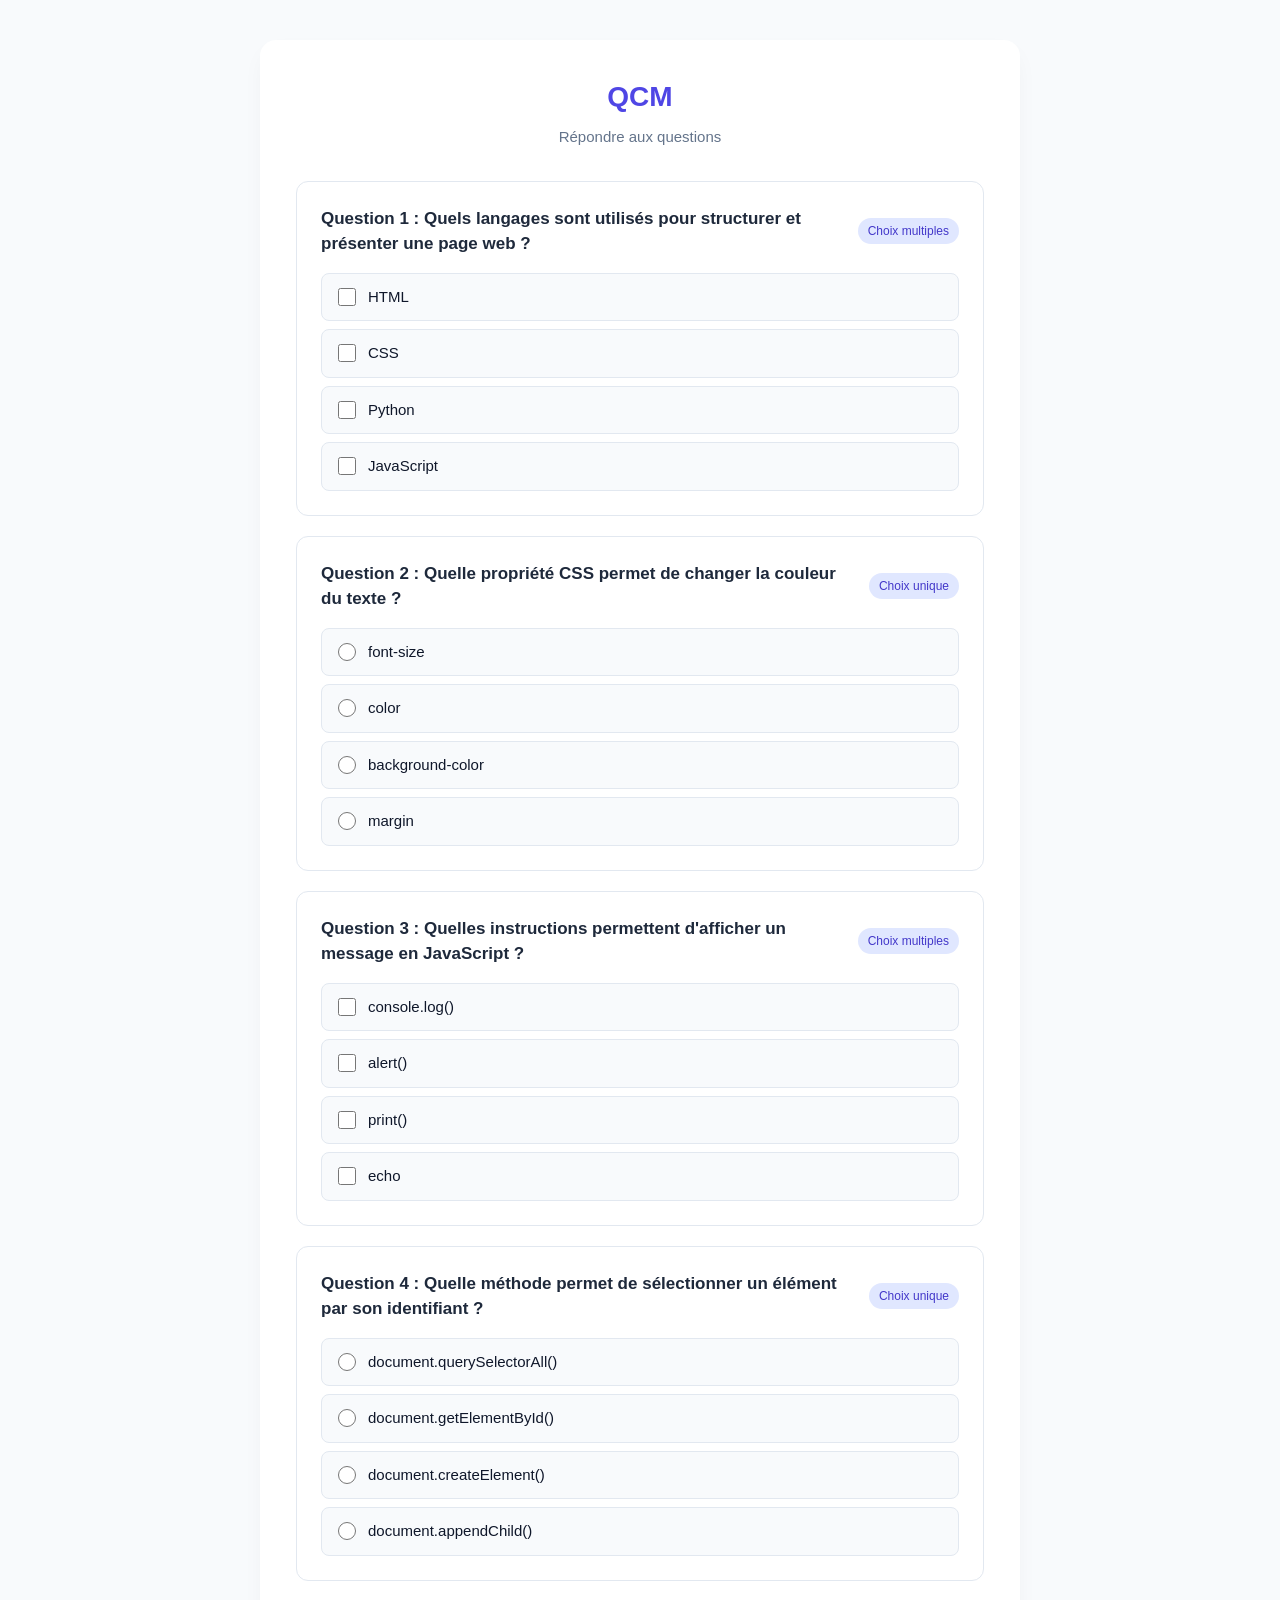
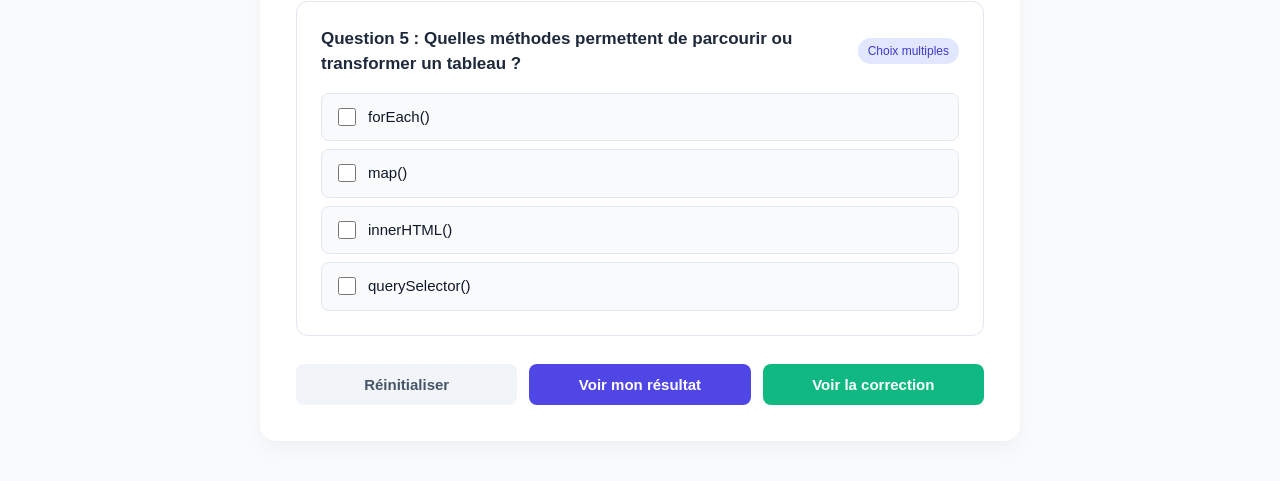
<file: tp1/exercice1-qcm/index.html>
<!DOCTYPE html>
<html lang="fr">
<head>
    <meta charset="UTF-8">
    <meta name="viewport" content="width=device-width, initial-scale=1.0">
    <title>QCM</title>
    
    <link rel="preconnect" href="https://fonts.googleapis.com">
    <link rel="preconnect" href="https://fonts.gstatic.com" crossorigin>
    <link href="https://fonts.googleapis.com/css2?family=Inter:wght@400;500;600;700&display=swap" rel="stylesheet">
    <link rel="stylesheet" href="style.css">
</head>
<body>

    <main class="container">
        <header class="qcm-header">
            <h1>QCM</h1>
            <p class="description">Répondre aux questions</p>
        </header>

        <form id="qcmForm">
            <div id="questions"></div>

            <div class="buttons">
                <button type="button" id="resetBtn" class="btn btn-secondary">
                    Réinitialiser
                </button>
                <button type="button" id="resultBtn" class="btn btn-primary">
                    Voir mon résultat
                </button>
                <button type="button" id="correctionBtn" class="btn btn-success">
                    Voir la correction
                </button>
            </div>
        </form>

        <!-- Zone pour afficher le résultat directement dans la page -->
        <div id="resultModal" class="result-card hidden">
            <h2>Résultat de votre test</h2>
            <div class="score-badge">
                <span id="scoreText">0 / 5</span>
                <small id="percentageText">(0%)</small>
            </div>
            <ul id="scoreDetails" class="details-list"></ul>
        </div>
    </main>

    <script src="script.js" defer></script>
</body>
</html>
</file>
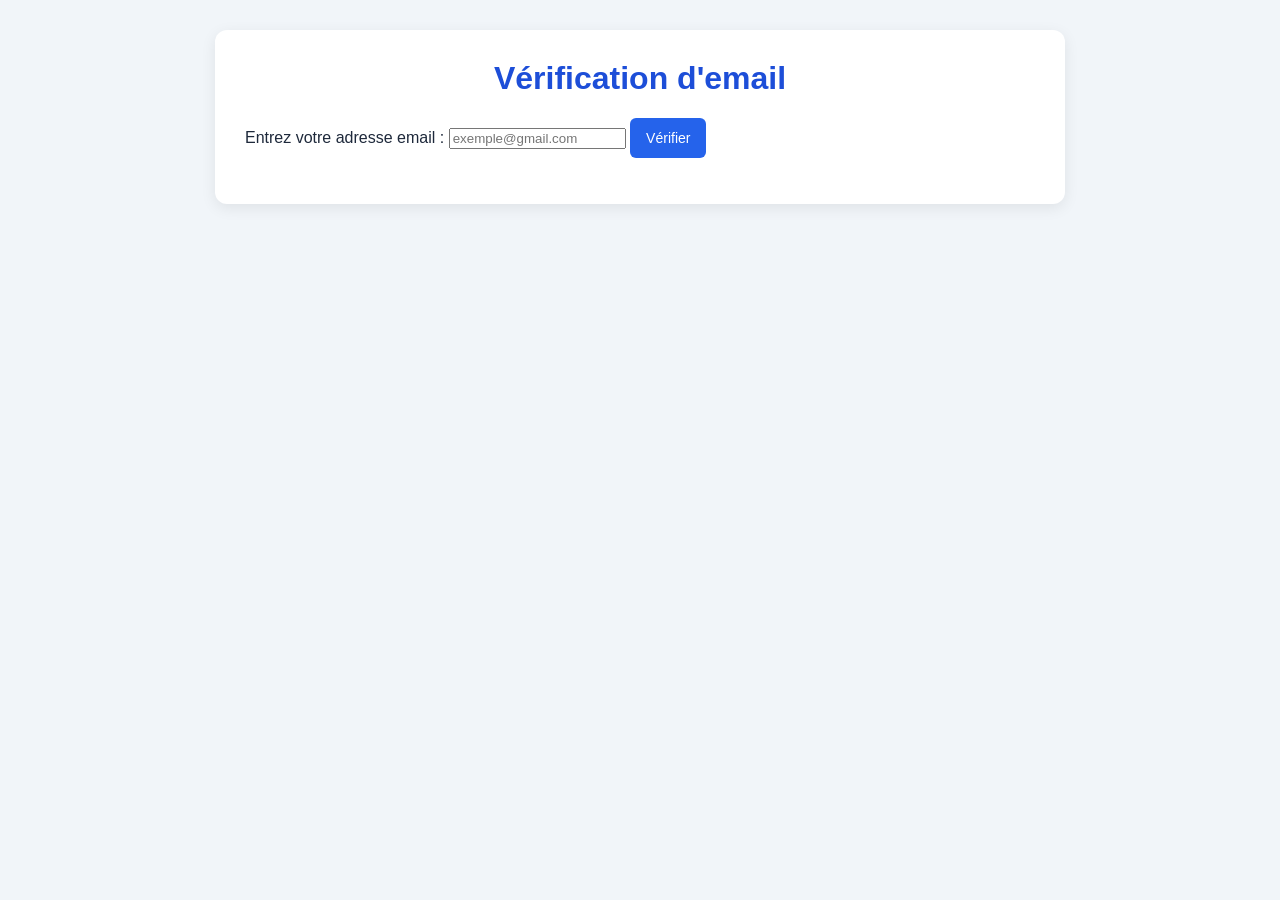
<file: tp1/exercice2-email verification/index.html>
<!DOCTYPE html>
<html lang="fr">
<head>
    <meta charset="UTF-8">
    <meta name="viewport" content="width=device-width, initial-scale=1.0">
    <title>Vérification d'un email</title>
    <link rel="stylesheet" href="style.css">
    <script src="script.js" defer></script>
</head>
<body>

    <div class="container">
        <h1>Vérification d'email</h1>

        <form id="emailForm">
            <label for="email">Entrez votre adresse email :</label>

            <input
                type="text"
                id="email"
                placeholder="exemple@gmail.com"
            >

            <button type="submit">Vérifier</button>

            <p id="message"></p>
        </form>
    </div>

</body>
</html>
</file>
<file: tp1/exercice1-qcm/style.css>
/* Correction du sélecteur universel */
* {
    box-sizing: border-box;
    margin: 0;
    padding: 0;
}

body {
    font-family: aria, sans-serif;
    background-color: #f8fafc;
    color: #0f172a;
    padding: 40px 20px;
    line-height: 1.5;
}

.container {
    max-width: 760px;
    margin: 0 auto;
    background: #ffffff;
    border-radius: 16px;
    padding: 36px;
    box-shadow: 0 10px 25px -5px rgba(0, 0, 0, 0.05), 0 8px 10px -6px rgba(0, 0, 0, 0.01);
}

.qcm-header {
    text-align: center;
    margin-bottom: 32px;
}

.qcm-header h1 {
    font-size: 28px;
    font-weight: 700;
    color: #4f46e5; /* Couleur Indigo moderne */
    margin-bottom: 8px;
}

.description {
    color: #64748b;
    font-size: 15px;
}

/* Carte Question */
.question {
    background-color: #ffffff;
    border: 1px solid #e2e8f0;
    border-radius: 12px;
    padding: 24px;
    margin-bottom: 20px;
    transition: border-color 0.2s ease, box-shadow 0.2s ease;
}

.question:hover {
    border-color: #cbd5e1;
}

.question-header {
    display: flex;
    justify-content: space-between;
    align-items: center;
    gap: 12px;
    margin-bottom: 16px;
}

.question h2 {
    font-size: 17px;
    font-weight: 600;
    color: #1e293b;
}

.type-badge {
    padding: 4px 10px;
    background-color: #e0e7ff;
    color: #4338ca;
    border-radius: 20px;
    font-size: 12px;
    font-weight: 500;
    white-space: nowrap;
}

/* Options de réponse */
.options-list {
    display: flex;
    flex-direction: column;
    gap: 8px;
}

.option {
    display: flex;
    align-items: center;
    gap: 12px;
    padding: 12px 16px;
    background-color: #f8fafc;
    border: 1px solid #e2e8f0;
    border-radius: 8px;
    cursor: pointer;
    font-size: 15px;
    transition: all 0.15s ease;
    user-select: none;
}

.option:hover {
    background-color: #f1f5f9;
    border-color: #cbd5e1;
}

.option input[type="checkbox"],
.option input[type="radio"] {
    width: 18px;
    height: 18px;
    accent-color: #4f46e5;
    cursor: pointer;
}

/* Styles de correction dynamiques */
.option.correct {
    background-color: #dcfce7 !important;
    border-color: #86efac !important;
    color: #14532d;
    font-weight: 500;
}

.option.incorrect {
    background-color: #fee2e2 !important;
    border-color: #fca5a5 !important;
    color: #7f1d1d;
}

/* Boutons d'action */
.buttons {
    display: flex;
    gap: 12px;
    margin-top: 28px;
}

.btn {
    flex: 1;
    padding: 12px 20px;
    border: none;
    border-radius: 8px;
    font-size: 15px;
    font-weight: 600;
    cursor: pointer;
    transition: background-color 0.2s ease, transform 0.1s ease;
}

.btn:active {
    transform: scale(0.98);
}

.btn-primary {
    background-color: #4f46e5;
    color: white;
}
.btn-primary:hover {
    background-color: #4338ca;
}

.btn-secondary {
    background-color: #f1f5f9;
    color: #475569;
}
.btn-secondary:hover {
    background-color: #e2e8f0;
}

.btn-success {
    background-color: #10b981;
    color: white;
}
.btn-success:hover {
    background-color: #059669;
}

/* Carte de résultat incorporée */
.result-card {
    margin-top: 32px;
    padding: 24px;
    background-color: #f4f4f5;
    border-radius: 12px;
    text-align: center;
    border: 1px solid #e4e4e7;
}

.result-card.hidden {
    display: none;
}

.result-card h2 {
    font-size: 20px;
    margin-bottom: 12px;
}

.score-badge {
    display: flex;
    align-items: baseline;
    justify-content: center;
    gap: 8px;
    margin-bottom: 16px;
}

#scoreText {
    font-size: 32px;
    font-weight: 700;
    color: #4f46e5;
}

#percentageText {
    font-size: 18px;
    color: #64748b;
}

.details-list {
    list-style: none;
    text-align: left;
    margin-top: 16px;
    display: flex;
    flex-direction: column;
    gap: 8px;
}

.details-list li {
    padding: 8px 12px;
    background: white;
    border-radius: 6px;
    font-size: 14px;
    display: flex;
    justify-content: space-between;
}

/* Responsive */
@media (max-width: 640px) {
    .container {
        padding: 20px;
    }

    .buttons {
        flex-direction: column;
    }

    .question-header {
        flex-direction: column;
        align-items: flex-start;
    }
}
</file>
<file: tp1/exercice2-email verification/style.css>
* {
    box-sizing: border-box;
}

body {
    margin: 0;
    padding: 30px 15px;
    font-family: Arial, sans-serif;
    background-color: #f1f5f9;
    color: #1e293b;
}

.container {
    max-width: 850px;
    margin: 0 auto;
    padding: 30px;
    background-color: white;
    border-radius: 12px;
    box-shadow: 0 4px 15px rgba(0, 0, 0, 0.08);
}

h1 {
    text-align: center;
    color: #1d4ed8;
    margin-top: 0;
}

.description {
    text-align: center;
    color: #64748b;
    margin-bottom: 30px;
    line-height: 1.6;
}

.question {
    padding: 20px;
    margin-bottom: 20px;
    border: 1px solid #cbd5e1;
    border-radius: 8px;
}

.question h2 {
    font-size: 18px;
    margin-top: 0;
    margin-bottom: 15px;
}

.type {
    display: inline-block;
    margin-bottom: 12px;
    padding: 5px 9px;
    background-color: #dbeafe;
    color: #1d4ed8;
    border-radius: 5px;
    font-size: 12px;
}

.option {
    display: flex;
    align-items: center;
    gap: 10px;
    padding: 10px;
    margin: 6px 0;
    background-color: #f8fafc;
    border-radius: 5px;
    cursor: pointer;
}

.option:hover {
    background-color: #e2e8f0;
}

.option input {
    cursor: pointer;
}

.buttons {
    display: flex;
    justify-content: center;
    flex-wrap: wrap;
    gap: 12px;
    margin-top: 25px;
}

button {
    padding: 12px 16px;
    border: none;
    border-radius: 6px;
    background-color: #2563eb;
    color: white;
    font-size: 14px;
    cursor: pointer;
}

button:hover {
    background-color: #1d4ed8;
}

#resetBtn {
    background-color: #64748b;
}

#resetBtn:hover {
    background-color: #475569;
}

#correctionBtn {
    background-color: #15803d;
}

#correctionBtn:hover {
    background-color: #166534;
}

#resultBtn {
    background-color: #7c3aed;
}

#resultBtn:hover {
    background-color: #6d28d9;
}

@media (max-width: 600px) {
    .container {
        padding: 18px;
    }

    .buttons {
        flex-direction: column;
    }

    .buttons button {
        width: 100%;
    }
}
</file>
